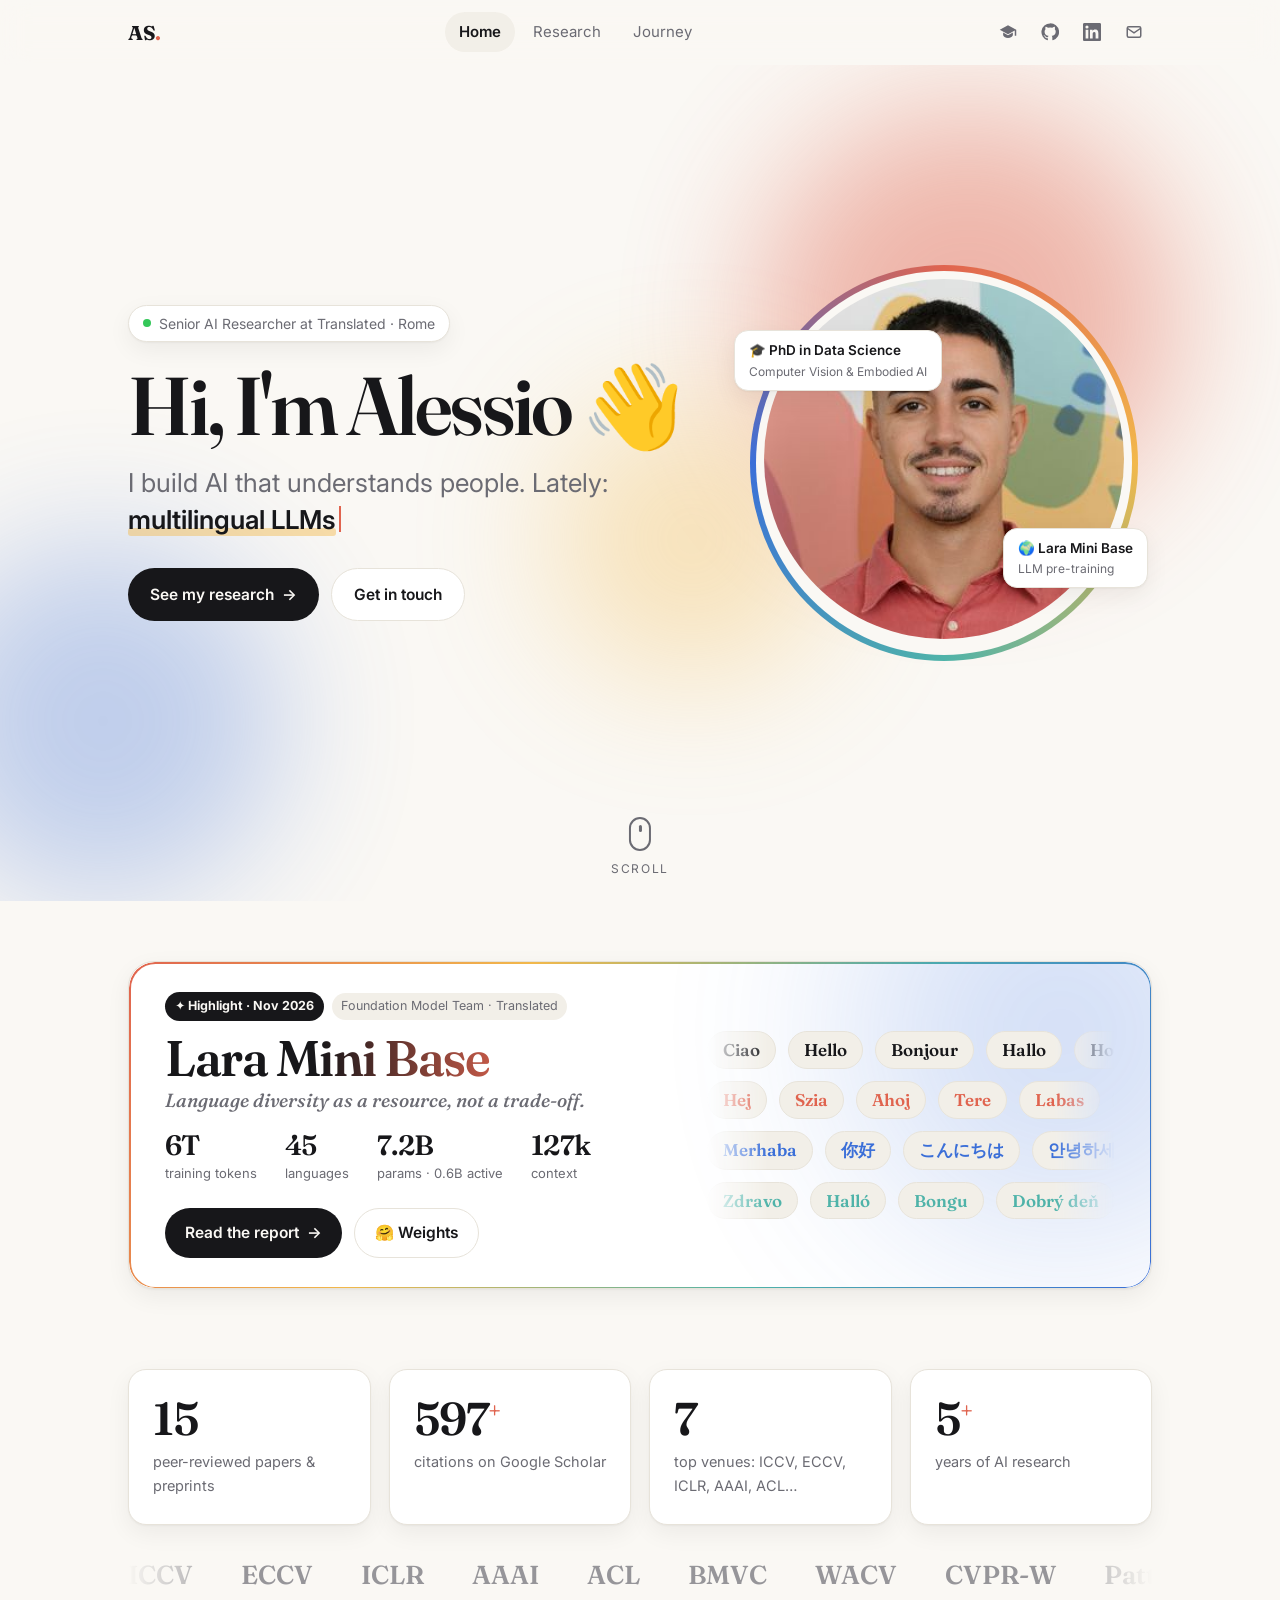
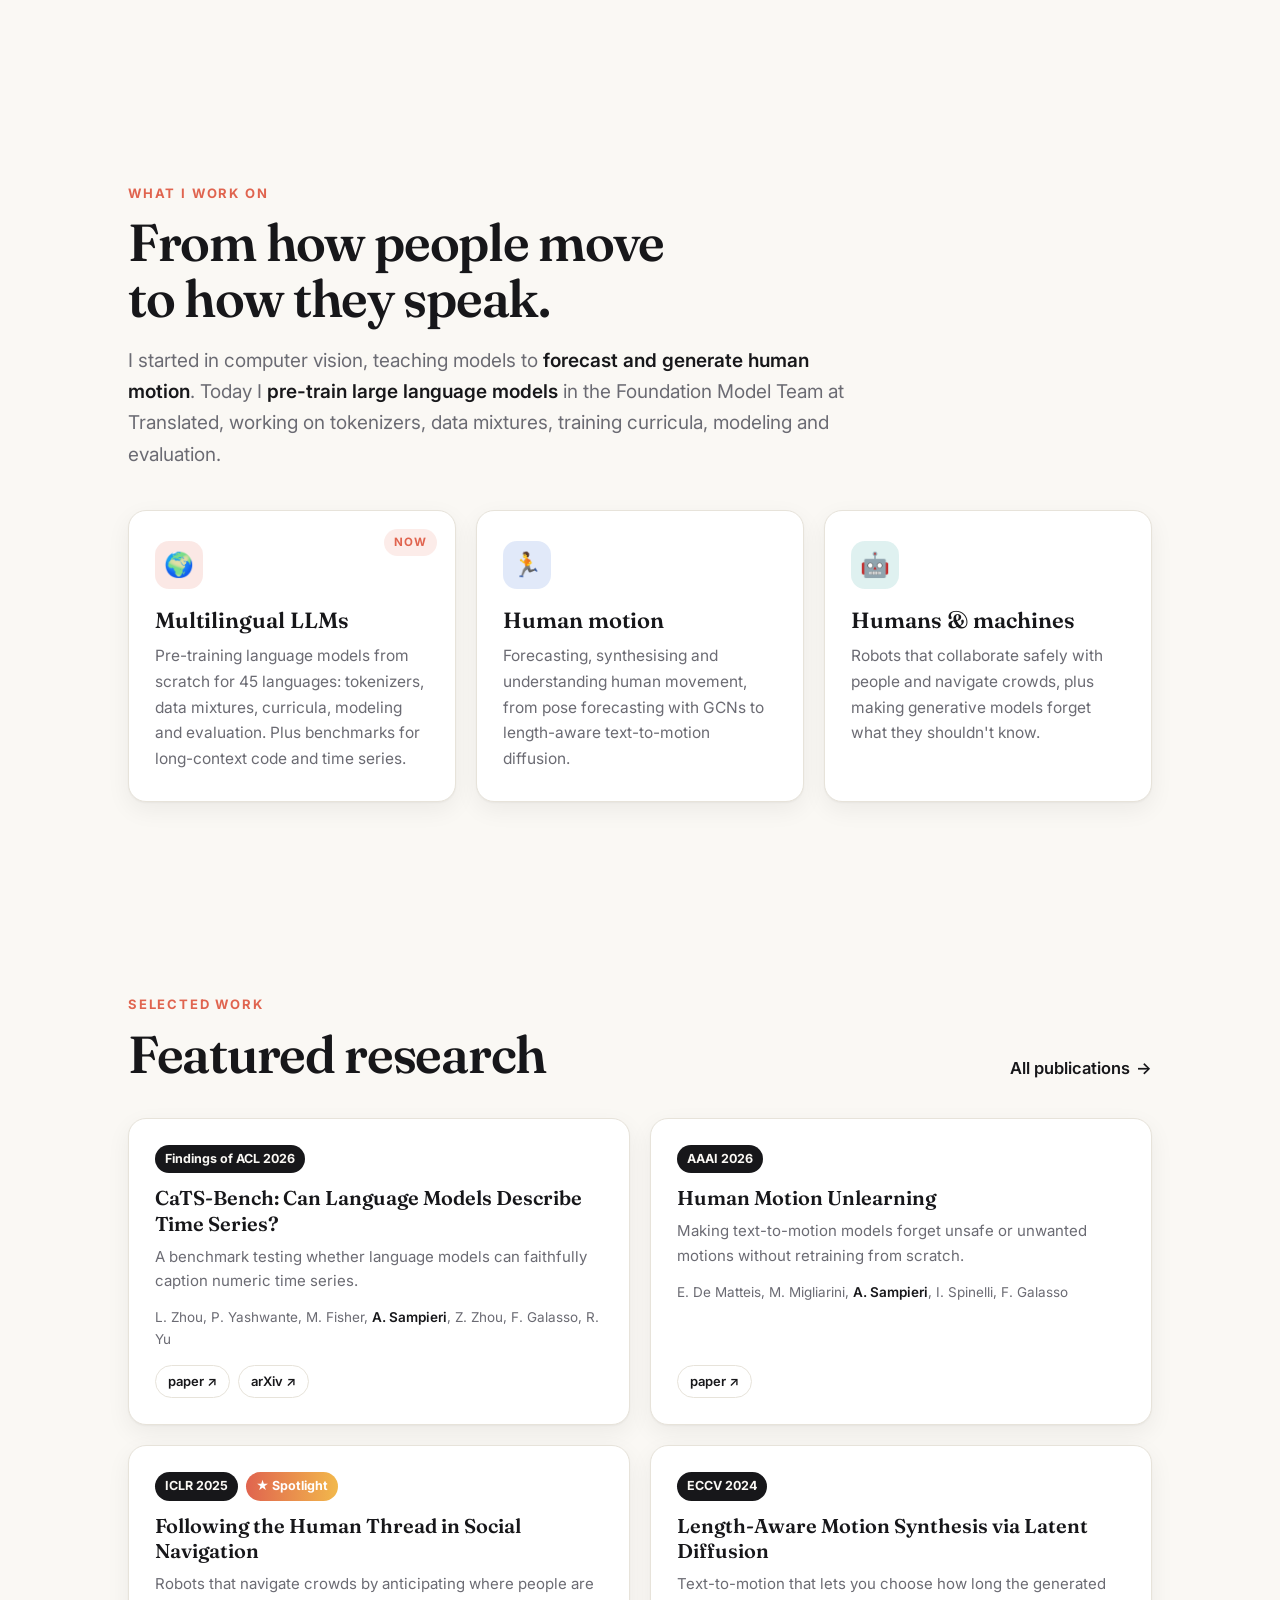
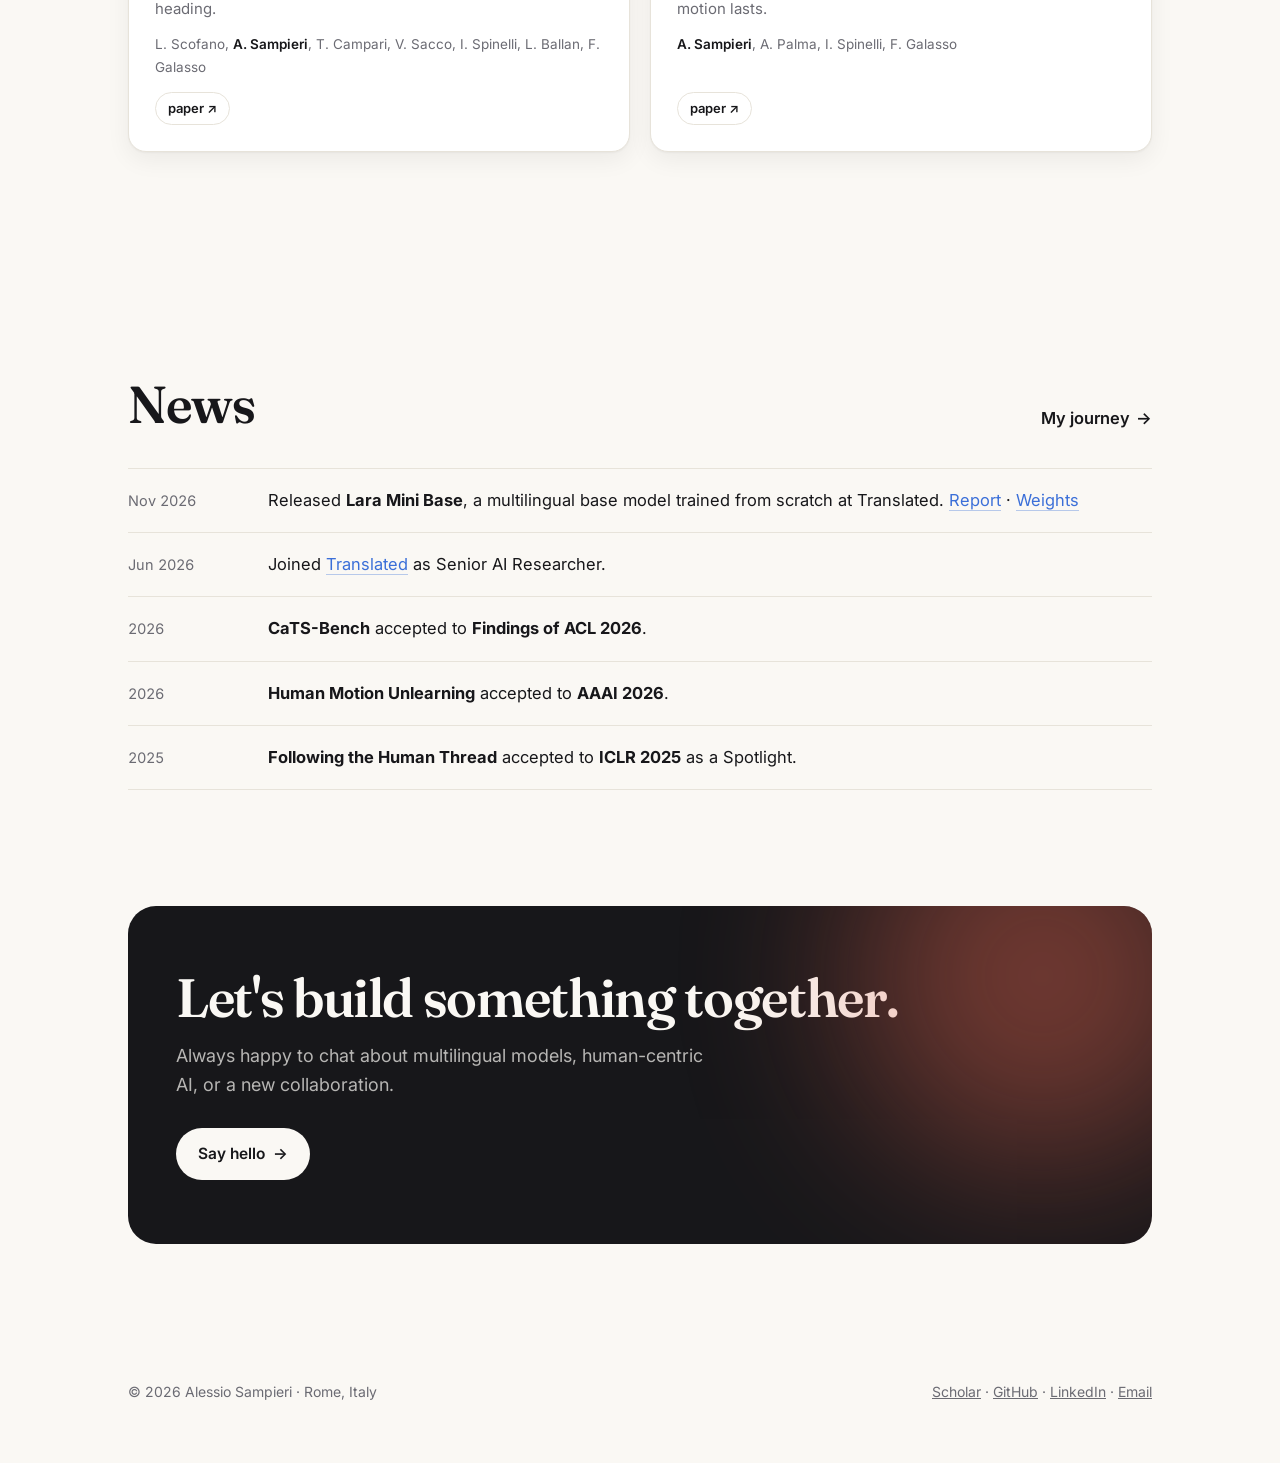
<file: index.html>
<!DOCTYPE html>
<html lang="en">
<head>
  <meta charset="utf-8">
  <meta name="viewport" content="width=device-width, initial-scale=1">
  <title>Alessio Sampieri | Senior AI Researcher</title>
  <meta name="description" content="Alessio Sampieri — Senior AI Researcher at Translated. Multilingual LLMs, human motion modelling, embodied AI. PhD in Data Science, Sapienza University of Rome.">
  <meta property="og:title" content="Alessio Sampieri | Senior AI Researcher">
  <meta property="og:description" content="Senior AI Researcher at Translated. PhD in Data Science, Sapienza University of Rome.">
  <meta property="og:image" content="https://alessiosam.github.io/assets/me.jpg">
  <link rel="canonical" href="https://alessiosam.github.io/">
  <meta property="og:url" content="https://alessiosam.github.io/">
  <meta property="og:type" content="profile">
  <meta property="og:site_name" content="Alessio Sampieri">
  <meta name="twitter:card" content="summary">
  <meta name="author" content="Alessio Sampieri">
  <meta name="google-site-verification" content="REnDFI0KYIw0QbexXkVn4ozy3jOLZE0nrJIoVHYgDts" />
  <link rel="icon" type="image/png" sizes="48x48" href="assets/favicon-48.png">
  <link rel="icon" type="image/png" sizes="32x32" href="assets/favicon-32.png">
  <link rel="icon" type="image/png" sizes="192x192" href="assets/icon-192.png">
  <link rel="apple-touch-icon" href="assets/apple-touch-icon.png">
  <meta name="theme-color" content="#17171a">
  <script type="application/ld+json">
{
  "@context": "https://schema.org",
  "@type": "Person",
  "name": "Alessio Sampieri",
  "url": "https://alessiosam.github.io/",
  "image": "https://alessiosam.github.io/assets/me.jpg",
  "jobTitle": "Senior AI Researcher",
  "worksFor": {
    "@type": "Organization",
    "name": "Translated",
    "url": "https://translated.com"
  },
  "alumniOf": {
    "@type": "CollegeOrUniversity",
    "name": "Sapienza University of Rome"
  },
  "address": {
    "@type": "PostalAddress",
    "addressLocality": "Rome",
    "addressCountry": "IT"
  },
  "knowsAbout": [
    "Large Language Models",
    "LLM pre-training",
    "Multilingual NLP",
    "Human motion forecasting",
    "Computer vision",
    "Embodied AI",
    "Machine unlearning"
  ],
  "email": "mailto:alessiosampieri27@gmail.com",
  "sameAs": [
    "https://scholar.google.com/citations?user=lzFb_ZUAAAAJ",
    "https://github.com/AlessioSam",
    "https://www.linkedin.com/in/alessio-sampieri/"
  ]
}
  </script>
  <link rel="preconnect" href="https://fonts.googleapis.com">
  <link rel="preconnect" href="https://fonts.gstatic.com" crossorigin>
  <link href="https://fonts.googleapis.com/css2?family=Fraunces:opsz,wght@9..144,500;9..144,600;9..144,700&family=Inter:wght@400;600;700&display=swap" rel="stylesheet">
  <link rel="stylesheet" href="style.css?v=6">
</head>
<body data-page="home">

<section class="hero">
  <div class="blobs"><div class="blob b1"></div><div class="blob b2"></div><div class="blob b3"></div></div>
  <div class="wrap hero-grid">
    <div>
      <span class="kicker reveal"><span class="dot"></span> Senior AI Researcher at Translated · Rome</span>
      <h1 class="reveal" style="--d:.1s"><span style="white-space:nowrap">Hi, I'm Alessio<span class="sr-only"> Sampieri</span> <span class="wave">👋</span></span></h1>
      <p class="tagline reveal" style="--d:.2s">I build AI that understands people. Lately: <span class="rotator" id="rot">multilingual LLMs</span><span class="caret"></span></p>
      <div class="cta reveal" style="--d:.3s">
        <a class="btn primary" href="research.html">See my research <span class="arr">→</span></a>
        <a class="btn ghost" data-email href="#">Get in touch</a>
      </div>
    </div>
    <div class="portrait reveal zoom" style="--d:.15s">
      <div class="ring"></div>
      <img src="assets/me.jpg" alt="Alessio Sampieri">
      <div class="chip-float c1">🎓 PhD in Data Science<small>Computer Vision &amp; Embodied AI</small></div>
      <div class="chip-float c2">🌍 Lara Mini Base<small>LLM pre-training</small></div>
    </div>
  </div>
  <div class="scroll-hint"><div class="mouse"></div>scroll</div>
</section>

<section class="block" id="highlights" style="padding-top:60px;padding-bottom:40px">
  <div class="wrap">
    <article class="hl reveal zoom">
      <div class="hl-glow"></div>
      <div class="hl-body">
        <div class="hl-top"><span class="venue">✦ Highlight · Nov 2026</span><span class="tag hl-tag">Foundation Model Team · Translated</span></div>
        <h2 class="hl-title">Lara Mini Base</h2>
        <p class="hl-sub">Language diversity as a resource, not a trade-off.</p>
        <div class="hl-stats">
          <div><b><span data-to="6">0</span>T</b><small>training tokens</small></div>
          <div><b><span data-to="45">0</span></b><small>languages</small></div>
          <div><b>7.2B</b><small>params · 0.6B active</small></div>
          <div><b><span data-to="128">0</span>k</b><small>context</small></div>
        </div>
        <div class="cta">
          <a class="btn primary" href="https://arxiv.org/abs/2611.16956" target="_blank" rel="noopener">Read the report <span class="arr">→</span></a>
          <a class="btn ghost" href="https://huggingface.co/translated/Lara-4-Mini-Base" target="_blank" rel="noopener">🤗 Weights</a>
        </div>
      </div>
      <div class="hl-langs" aria-hidden="true">
        <div class="lrow"><span>Ciao</span><span>Hello</span><span>Bonjour</span><span>Hallo</span><span>Hola</span><span>Olá</span><span>Cześć</span><span>Γειά σου</span><span>Ciao</span><span>Hello</span><span>Bonjour</span><span>Hallo</span><span>Hola</span><span>Olá</span><span>Cześć</span><span>Γειά σου</span></div>
        <div class="lrow rev"><span>Hej</span><span>Szia</span><span>Ahoj</span><span>Tere</span><span>Labas</span><span>Здравей</span><span>Bok</span><span>Dia dhuit</span><span>Hej</span><span>Szia</span><span>Ahoj</span><span>Tere</span><span>Labas</span><span>Здравей</span><span>Bok</span><span>Dia dhuit</span></div>
        <div class="lrow"><span>Merhaba</span><span>你好</span><span>こんにちは</span><span>안녕하세요</span><span>Привет</span><span>Sveiki</span><span>Bună</span><span>Moi</span><span>Merhaba</span><span>你好</span><span>こんにちは</span><span>안녕하세요</span><span>Привет</span><span>Sveiki</span><span>Bună</span><span>Moi</span></div>
        <div class="lrow rev"><span>Zdravo</span><span>Halló</span><span>Bongu</span><span>Dobrý deň</span><span>Hei</span><span>Xin chào</span><span>Salut</span><span>Živjo</span><span>Zdravo</span><span>Halló</span><span>Bongu</span><span>Dobrý deň</span><span>Hei</span><span>Xin chào</span><span>Salut</span><span>Živjo</span></div>
      </div>
    </article>
  </div>
</section>

<section class="block" style="padding-top:40px">
  <div class="wrap">
    <div class="stats">
      <div class="stat reveal"><div class="num"><span id="n-papers" data-to="15">0</span></div><div class="lbl">peer-reviewed papers &amp; preprints</div></div>
      <div class="stat reveal" style="--d:.08s"><div class="num"><span data-to="600">0</span><sup>+</sup></div><div class="lbl">citations on Google Scholar</div></div>
      <div class="stat reveal" style="--d:.16s"><div class="num"><span data-to="7">0</span></div><div class="lbl">top venues: ICCV, ECCV, ICLR, AAAI, ACL…</div></div>
      <div class="stat reveal" style="--d:.24s"><div class="num"><span data-to="5">0</span><sup>+</sup></div><div class="lbl">years of AI research</div></div>
    </div>
    <div class="marquee"><div class="track">
      <span>ICCV</span><span>ECCV</span><span>ICLR</span><span>AAAI</span><span>ACL</span><span>BMVC</span><span>WACV</span><span>CVPR-W</span><span>Pattern Recognition</span>
      <span>ICCV</span><span>ECCV</span><span>ICLR</span><span>AAAI</span><span>ACL</span><span>BMVC</span><span>WACV</span><span>CVPR-W</span><span>Pattern Recognition</span>
    </div></div>
  </div>
</section>

<section class="block">
  <div class="wrap">
    <div class="eyebrow reveal">What I work on</div>
    <h2 class="title reveal">From how people move<br>to how they speak.</h2>
    <p class="lead reveal">I started in computer vision, teaching models to <b>forecast and generate human motion</b>. Today I <b>pre-train large language models</b> in the Foundation Model Team at Translated, working on tokenizers, data mixtures, training curricula, modeling and evaluation.</p>
    <div class="cards3">
      <div class="focus reveal"><span class="now">Now</span><div class="ico" style="background:color-mix(in srgb,var(--accent) 15%,transparent)">🌍</div><h3>Multilingual LLMs</h3><p>Pre-training language models from scratch for 45 languages: tokenizers, data mixtures, curricula, modeling and evaluation. Plus benchmarks for long-context code and time series.</p></div>
      <div class="focus reveal" style="--d:.1s"><div class="ico" style="background:color-mix(in srgb,var(--accent2) 15%,transparent)">🏃</div><h3>Human motion</h3><p>Forecasting, synthesising and understanding human movement, from pose forecasting with GCNs to length-aware text-to-motion diffusion.</p></div>
      <div class="focus reveal" style="--d:.2s"><div class="ico" style="background:color-mix(in srgb,var(--accent4) 18%,transparent)">🤖</div><h3>Humans &amp; machines</h3><p>Robots that collaborate safely with people and navigate crowds, plus making generative models forget what they shouldn't know.</p></div>
    </div>
  </div>
</section>

<section class="block">
  <div class="wrap">
    <div class="head-row">
      <div><div class="eyebrow reveal">Selected work</div><h2 class="title reveal" style="margin:0">Featured research</h2></div>
      <a class="link-more reveal" href="research.html">All publications <span class="arr">→</span></a>
    </div>
    <div class="papers" id="featured"></div>
  </div>
</section>

<section class="block">
  <div class="wrap">
    <div class="head-row">
      <div><div class="eyebrow reveal">Latest</div><h2 class="title reveal" style="margin:0">News</h2></div>
      <a class="link-more reveal" href="journey.html">My journey <span class="arr">→</span></a>
    </div>
    <ul class="news rich" id="news"></ul>
  </div>
</section>

<section class="block" style="padding-top:20px">
  <div class="wrap">
    <div class="band reveal zoom">
      <div class="glow"></div>
      <h2>Let's build something together.</h2>
      <p>Always happy to chat about multilingual models, human-centric AI, or a new collaboration.</p>
      <a class="btn primary" data-email href="#">Say hello <span class="arr">→</span></a>
    </div>
  </div>
</section>

<script src="data.js?v=6"></script>
<script src="main.js?v=6"></script>
</body>
</html>
</file>
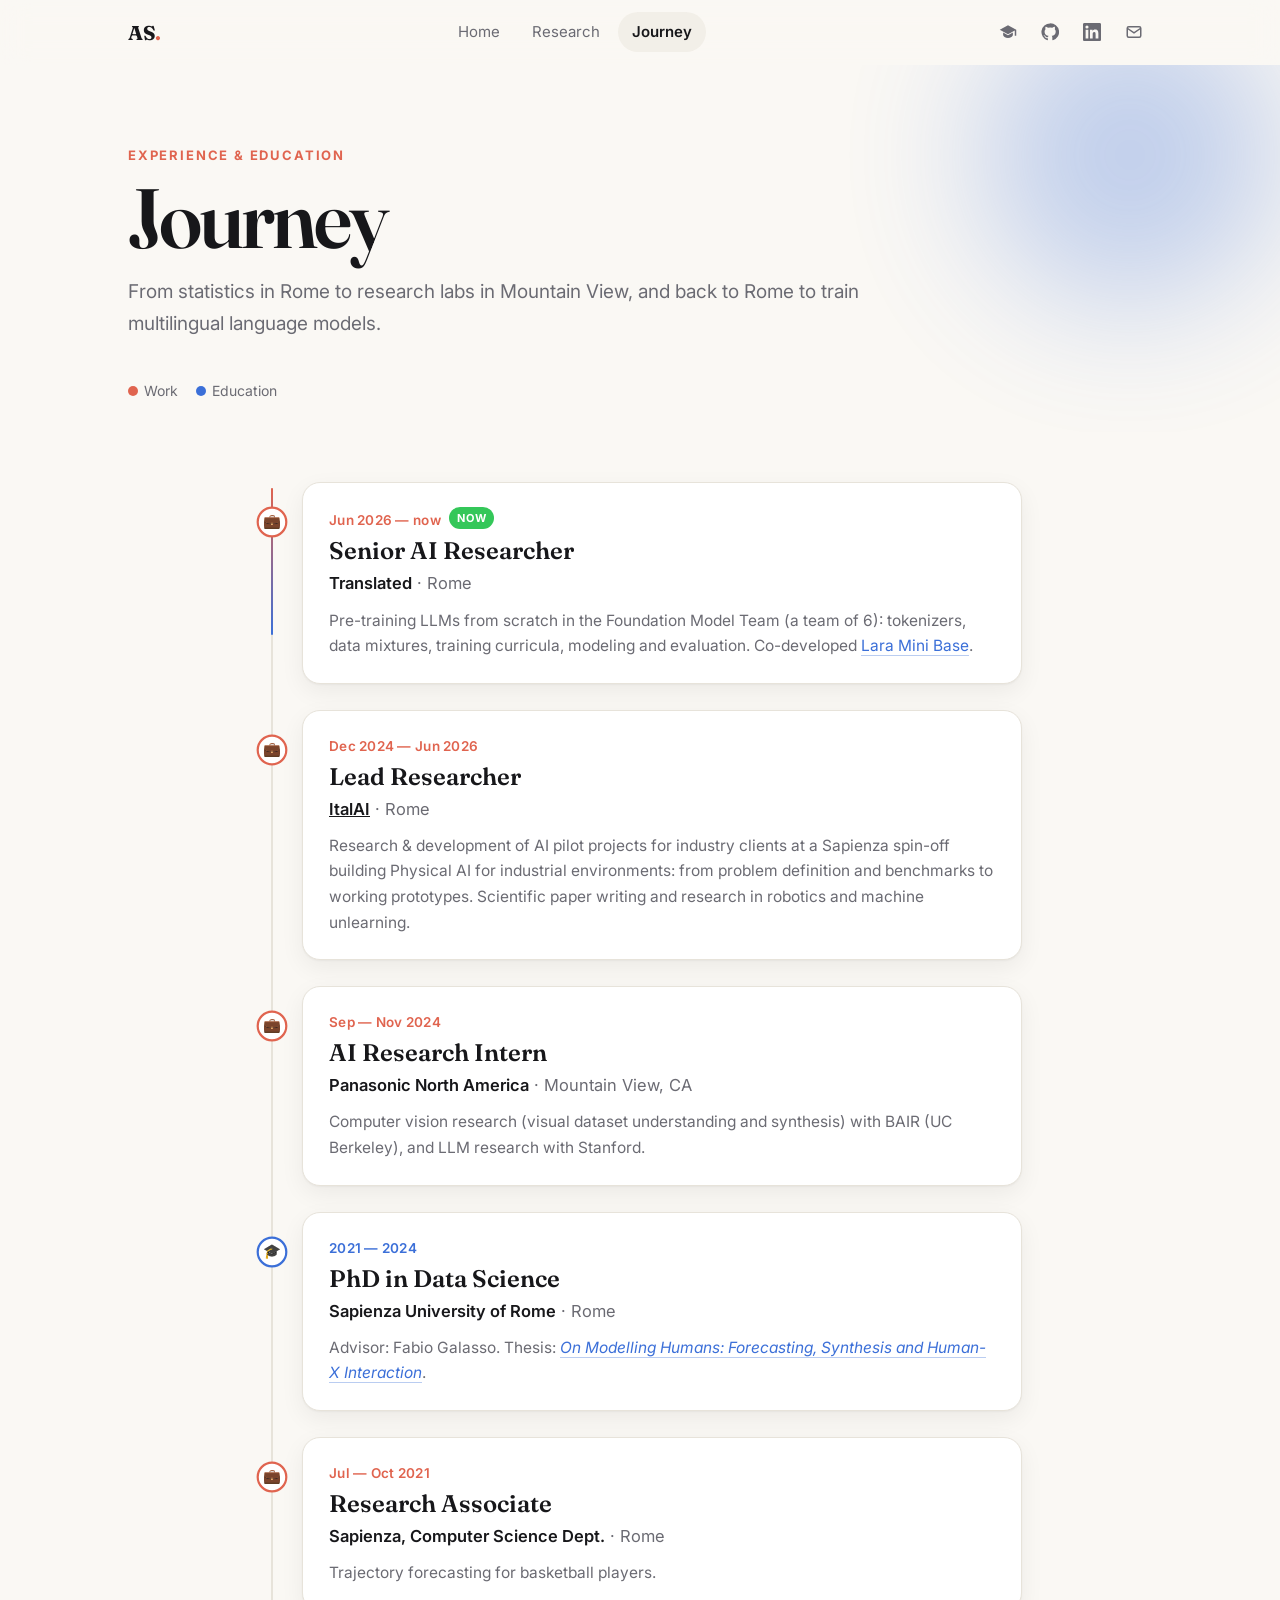
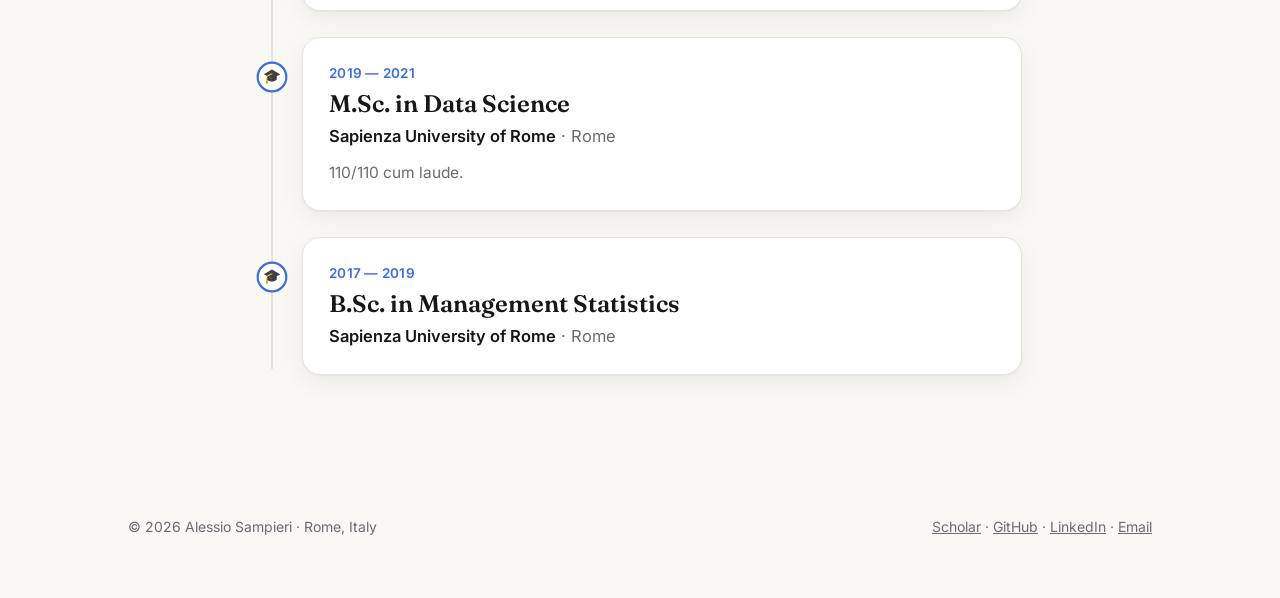
<file: journey.html>
<!DOCTYPE html>
<html lang="en">
<head>
  <meta charset="utf-8">
  <meta name="viewport" content="width=device-width, initial-scale=1">
  <title>Journey | Alessio Sampieri</title>
  <meta name="description" content="Experience and education of Alessio Sampieri: Senior AI Researcher at Translated, Lead Researcher at ItalAI, Panasonic North America, PhD in Data Science at Sapienza University of Rome.">
  <meta property="og:title" content="Journey | Alessio Sampieri">
  <meta property="og:description" content="Experience and education of Alessio Sampieri: Senior AI Researcher at Translated, Lead Researcher at ItalAI, Panasonic North America, PhD in Data Science at Sapienza University of Rome.">
  <meta property="og:image" content="https://alessiosam.github.io/assets/me.jpg">
  <link rel="canonical" href="https://alessiosam.github.io/journey.html">
  <meta property="og:url" content="https://alessiosam.github.io/journey.html">
  <meta property="og:type" content="website">
  <meta property="og:site_name" content="Alessio Sampieri">
  <meta name="twitter:card" content="summary">
  <meta name="author" content="Alessio Sampieri">
  <link rel="icon" type="image/png" sizes="48x48" href="assets/favicon-48.png">
  <link rel="icon" type="image/png" sizes="32x32" href="assets/favicon-32.png">
  <link rel="icon" type="image/png" sizes="192x192" href="assets/icon-192.png">
  <link rel="apple-touch-icon" href="assets/apple-touch-icon.png">
  <meta name="theme-color" content="#17171a">
  <link rel="preconnect" href="https://fonts.googleapis.com">
  <link rel="preconnect" href="https://fonts.gstatic.com" crossorigin>
  <link href="https://fonts.googleapis.com/css2?family=Fraunces:opsz,wght@9..144,500;9..144,600;9..144,700&family=Inter:wght@400;600;700&display=swap" rel="stylesheet">
  <link rel="stylesheet" href="style.css?v=6">
</head>
<body data-page="journey">

<section class="page-head">
  <div class="blobs"><div class="blob b2" style="width:300px;height:300px;top:-60px;left:auto;right:0"></div></div>
  <div class="wrap">
    <div class="eyebrow reveal">Experience &amp; education</div>
    <h1 class="reveal">Journey</h1>
    <p class="lead reveal">From statistics in Rome to research labs in Mountain View, and back to Rome to train multilingual language models.</p>
    <div class="legend reveal"><span><i style="background:var(--accent)"></i>Work</span><span><i style="background:var(--accent2)"></i>Education</span></div>
  </div>
</section>

<section style="padding-bottom:60px">
  <div class="wrap" style="max-width:820px">
    <div class="tl" id="tl"></div>
  </div>
</section>

<script src="data.js?v=6"></script>
<script src="main.js?v=6"></script>
</body>
</html>
</file>
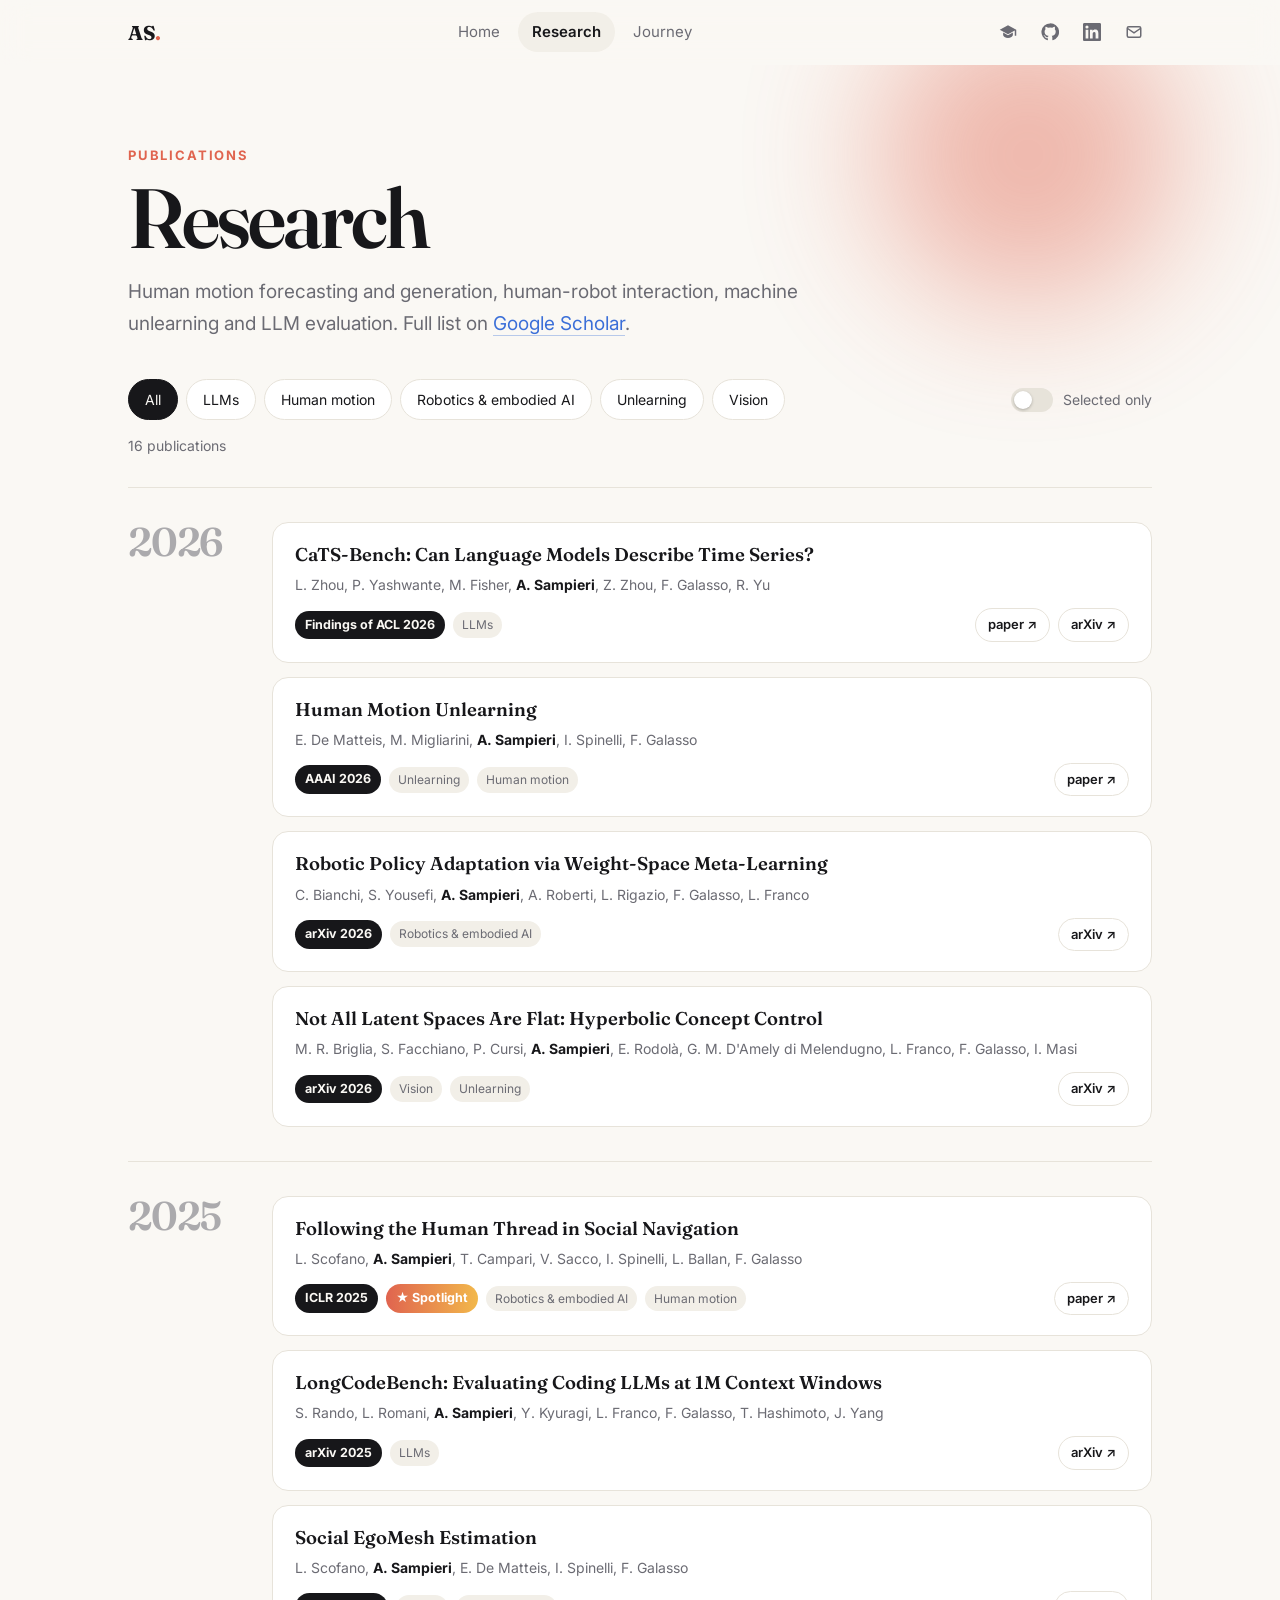
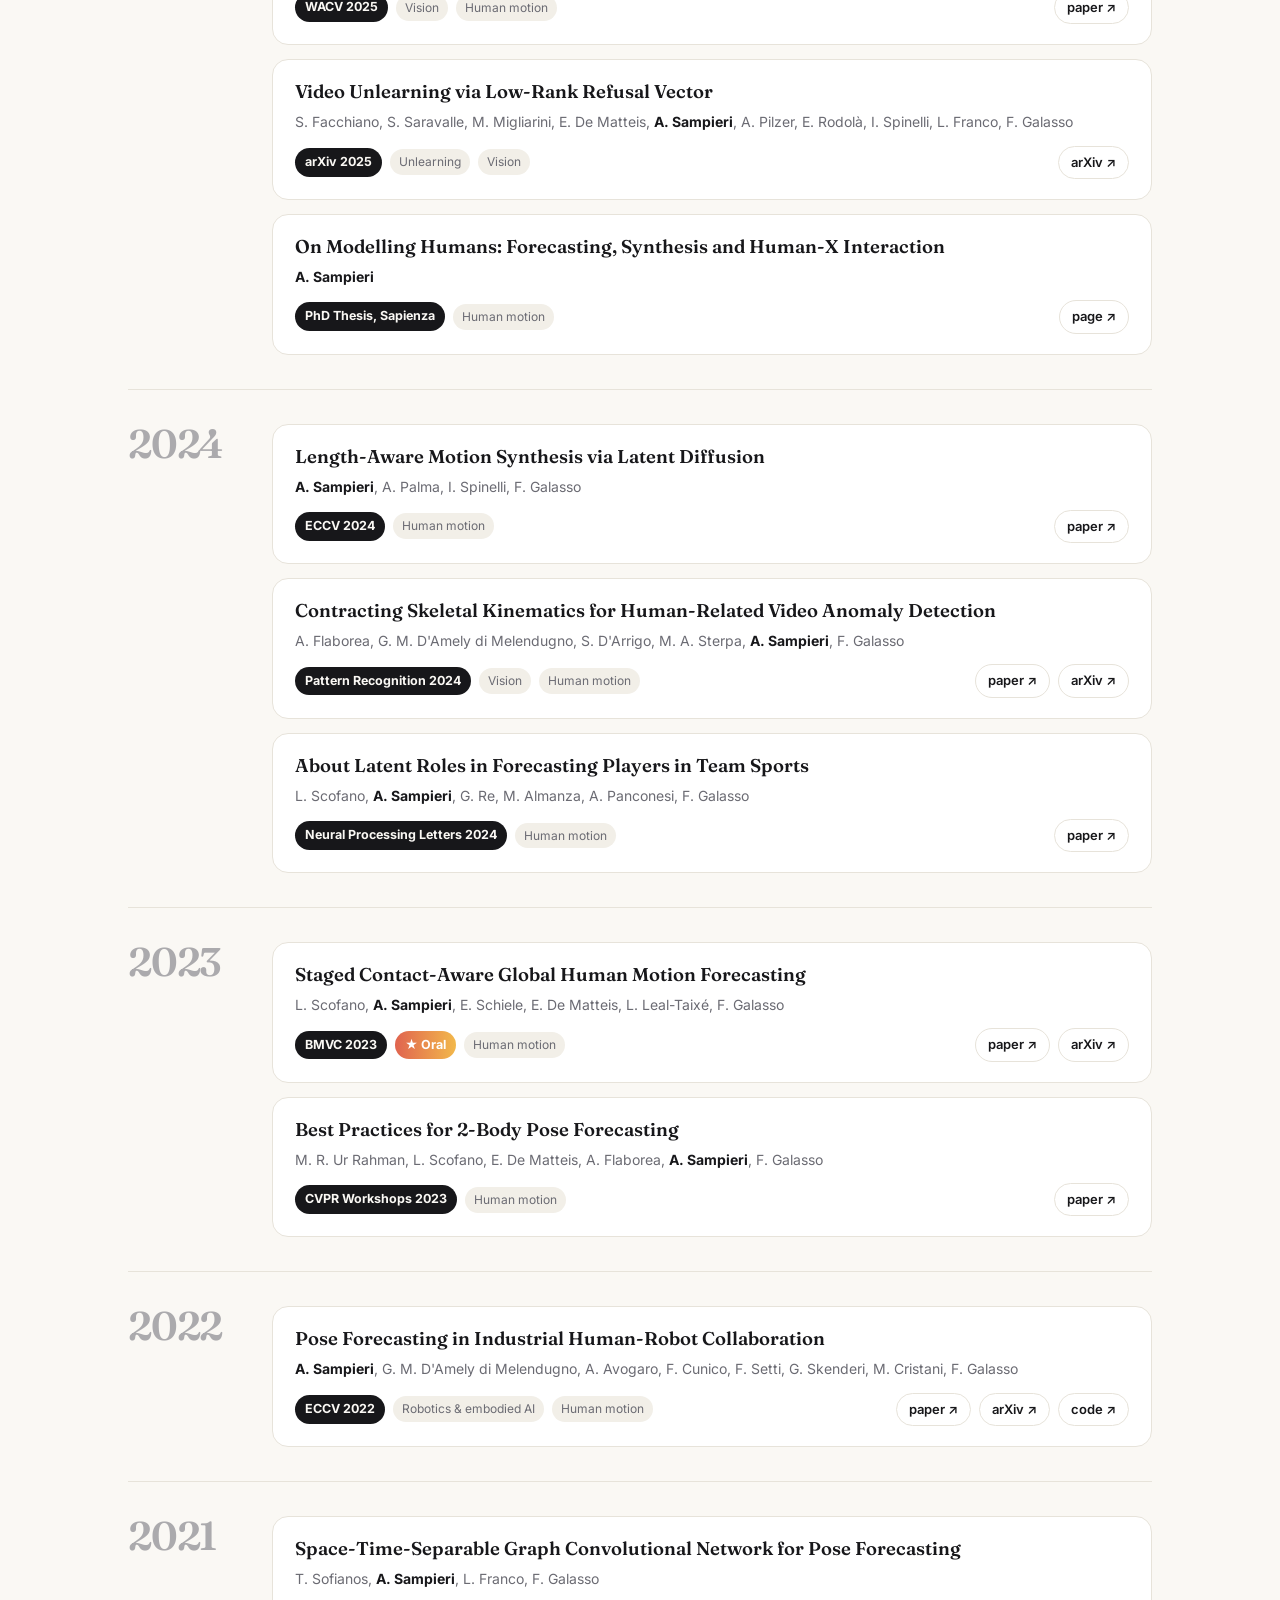
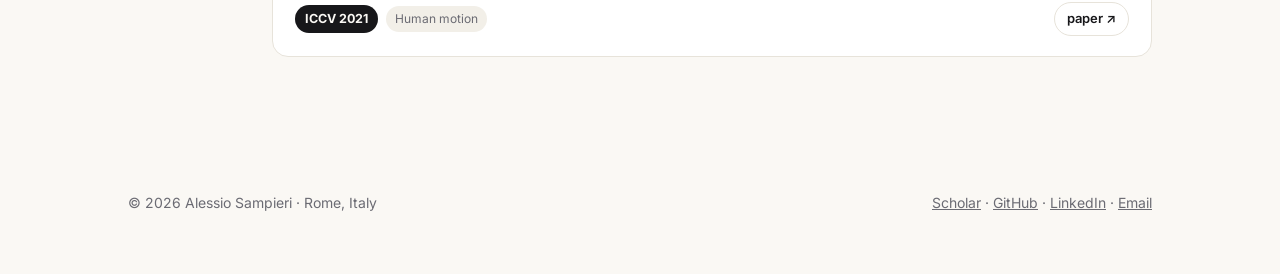
<file: research.html>
<!DOCTYPE html>
<html lang="en">
<head>
  <meta charset="utf-8">
  <meta name="viewport" content="width=device-width, initial-scale=1">
  <title>Research | Alessio Sampieri</title>
  <meta name="description" content="Publications by Alessio Sampieri: human motion forecasting and generation, human-robot interaction, machine unlearning, LLM evaluation. ICCV, ECCV, ICLR, AAAI, ACL.">
  <meta property="og:title" content="Research | Alessio Sampieri">
  <meta property="og:description" content="Publications by Alessio Sampieri: human motion forecasting and generation, human-robot interaction, machine unlearning, LLM evaluation. ICCV, ECCV, ICLR, AAAI, ACL.">
  <meta property="og:image" content="https://alessiosam.github.io/assets/me.jpg">
  <link rel="canonical" href="https://alessiosam.github.io/research.html">
  <meta property="og:url" content="https://alessiosam.github.io/research.html">
  <meta property="og:type" content="website">
  <meta property="og:site_name" content="Alessio Sampieri">
  <meta name="twitter:card" content="summary">
  <meta name="author" content="Alessio Sampieri">
  <link rel="icon" type="image/png" sizes="48x48" href="assets/favicon-48.png">
  <link rel="icon" type="image/png" sizes="32x32" href="assets/favicon-32.png">
  <link rel="icon" type="image/png" sizes="192x192" href="assets/icon-192.png">
  <link rel="apple-touch-icon" href="assets/apple-touch-icon.png">
  <meta name="theme-color" content="#17171a">
  <link rel="preconnect" href="https://fonts.googleapis.com">
  <link rel="preconnect" href="https://fonts.gstatic.com" crossorigin>
  <link href="https://fonts.googleapis.com/css2?family=Fraunces:opsz,wght@9..144,500;9..144,600;9..144,700&family=Inter:wght@400;600;700&display=swap" rel="stylesheet">
  <link rel="stylesheet" href="style.css?v=6">
</head>
<body data-page="research">

<section class="page-head">
  <div class="blobs"><div class="blob b1" style="width:300px;height:300px;top:-60px"></div></div>
  <div class="wrap">
    <div class="eyebrow reveal">Publications</div>
    <h1 class="reveal">Research</h1>
    <p class="lead reveal">Human motion forecasting and generation, human-robot interaction, machine unlearning and LLM evaluation. Full list on <a href="https://scholar.google.com/citations?user=lzFb_ZUAAAAJ">Google Scholar</a>.</p>
    <div class="filters reveal">
      <div id="chips" style="display:flex;flex-wrap:wrap;gap:8px"></div>
      <label class="switch"><input type="checkbox" id="sel"><span class="tr"></span>Selected only</label>
    </div>
    <p class="count" id="count"></p>
  </div>
</section>

<section style="padding-bottom:60px">
  <div class="wrap" id="pubs"></div>
</section>

<script src="data.js?v=6"></script>
<script src="main.js?v=6"></script>
</body>
</html>
</file>
<file: style.css>
:root {
  --bg: #faf8f4;
  --bg2: #f2efe8;
  --card: #ffffff;
  --text: #17171a;
  --muted: #6b6b73;
  --line: #e7e3da;
  --accent: #e0644f;      /* coral */
  --accent2: #3b6fd8;     /* blue */
  --accent3: #f2b84b;     /* amber */
  --accent4: #4fb3a9;     /* teal */
  --shadow: 0 1px 2px rgba(0,0,0,.04), 0 8px 24px rgba(0,0,0,.06);
  --r: 18px;
  --maxw: 1080px;
}
@media (prefers-color-scheme: dark) {
  :root {
    --bg: #111114; --bg2: #18181d; --card: #1c1c22; --text: #f1f0ee; --muted: #9c9ca6;
    --line: #2a2a31; --shadow: 0 1px 2px rgba(0,0,0,.3), 0 8px 24px rgba(0,0,0,.35);
  }
}
* { box-sizing: border-box; }
html { scroll-behavior: smooth; }
body {
  margin: 0; background: var(--bg); color: var(--text);
  font: 16.5px/1.65 "Inter", system-ui, -apple-system, "Segoe UI", Roboto, sans-serif;
  -webkit-font-smoothing: antialiased; overflow-x: hidden;
}
a { color: inherit; }
p a, .rich a { color: var(--accent2); text-decoration: none; border-bottom: 1px solid color-mix(in srgb, var(--accent2) 35%, transparent); }
p a:hover, .rich a:hover { border-color: var(--accent2); }
.wrap { max-width: var(--maxw); margin: 0 auto; padding: 0 28px; }
.serif { font-family: "Fraunces", Georgia, serif; }

/* ---------- Nav ---------- */
.nav { position: sticky; top: 0; z-index: 50; backdrop-filter: saturate(160%) blur(14px);
  background: color-mix(in srgb, var(--bg) 78%, transparent); border-bottom: 1px solid transparent; transition: border-color .3s; }
.nav.scrolled { border-color: var(--line); }
.nav .wrap { display: flex; align-items: center; justify-content: space-between; height: 64px; }
.logo { font: 700 20px "Fraunces", Georgia, serif; text-decoration: none; letter-spacing: -.02em; }
.logo span { color: var(--accent); }
.menu { display: flex; gap: 4px; }
.menu a { text-decoration: none; padding: 8px 14px; border-radius: 999px; font-size: 15px; color: var(--muted); transition: .2s; }
.menu a:hover { color: var(--text); background: var(--bg2); }
.menu a.active { color: var(--text); background: var(--bg2); font-weight: 600; }
.socials { display: flex; gap: 6px; }
.icon { width: 36px; height: 36px; display: grid; place-items: center; border-radius: 50%; color: var(--muted); transition: .2s; }
.icon:hover { color: var(--text); background: var(--bg2); transform: translateY(-2px); }
.icon svg { width: 18px; height: 18px; }
@media (max-width: 720px) { .socials { display: none; } .menu a { padding: 8px 10px; } }

/* ---------- Hero ---------- */
.hero { position: relative; min-height: calc(100vh - 64px); display: flex; align-items: center; padding: 40px 0 80px; }
.blobs { position: absolute; inset: 0; overflow: hidden; z-index: -1; pointer-events: none; }
.blob { position: absolute; border-radius: 50%; filter: blur(70px); opacity: .45; animation: float 18s ease-in-out infinite; }
.blob.b1 { width: 420px; height: 420px; background: var(--accent); top: 5%; right: 8%; }
.blob.b2 { width: 360px; height: 360px; background: var(--accent2); bottom: 0; left: -6%; animation-delay: -6s; opacity: .3; }
.blob.b3 { width: 280px; height: 280px; background: var(--accent3); top: 40%; right: 35%; animation-delay: -12s; opacity: .35; }
@keyframes float { 0%,100% { transform: translate(0,0) scale(1); } 33% { transform: translate(40px,-30px) scale(1.08); } 66% { transform: translate(-30px,25px) scale(.95); } }
.hero-grid { display: grid; grid-template-columns: 1.35fr 1fr; gap: 48px; align-items: center; width: 100%; }
.kicker { display: inline-flex; align-items: center; gap: 8px; font-size: 14px; color: var(--muted); background: var(--card);
  border: 1px solid var(--line); padding: 6px 14px; border-radius: 999px; box-shadow: var(--shadow); }
.kicker .dot { width: 8px; height: 8px; border-radius: 50%; background: #34c759; box-shadow: 0 0 0 0 rgba(52,199,89,.6); animation: pulse 2s infinite; }
@keyframes pulse { 70% { box-shadow: 0 0 0 10px rgba(52,199,89,0); } 100% { box-shadow: 0 0 0 0 rgba(52,199,89,0); } }
.hero h1 { font: 600 clamp(44px, 6.4vw, 84px)/1.02 "Fraunces", Georgia, serif; letter-spacing: -.035em; margin: 22px 0 18px; }
.hero h1 .wave { display: inline-block; transform-origin: 70% 70%; animation: wave 2.4s 1s ease-in-out 2; }
@keyframes wave { 0%,60%,100% { transform: rotate(0); } 10%,30% { transform: rotate(14deg); } 20% { transform: rotate(-8deg); } 40% { transform: rotate(-4deg); } 50% { transform: rotate(10deg); } }
.tagline { font-size: clamp(20px, 2.4vw, 26px); line-height: 1.4; color: var(--muted); margin: 0 0 30px; max-width: 30ch; }
.rotator { color: var(--text); font-weight: 600; display: inline-block; position: relative; }
.rotator::after { content: ""; position: absolute; left: 0; right: 0; bottom: 2px; height: 8px; background: var(--accent3); opacity: .45; z-index: -1; border-radius: 3px; }
.caret { display: inline-block; width: 2px; height: 1em; background: var(--accent); margin-left: 3px; vertical-align: -3px; animation: blink 1s steps(1) infinite; }
@keyframes blink { 50% { opacity: 0; } }
.cta { display: flex; gap: 12px; flex-wrap: wrap; }
.btn { display: inline-flex; align-items: center; gap: 8px; text-decoration: none; padding: 13px 22px; border-radius: 999px; font-weight: 600; font-size: 15.5px; transition: transform .2s, box-shadow .2s, background .2s; }
.btn.primary { background: var(--text); color: var(--bg); }
.btn.primary:hover { transform: translateY(-2px); box-shadow: 0 10px 24px rgba(0,0,0,.18); }
.btn.ghost { border: 1px solid var(--line); background: var(--card); }
.btn.ghost:hover { transform: translateY(-2px); border-color: var(--muted); }
.btn .arr { transition: transform .2s; } .btn:hover .arr { transform: translateX(4px); }
.portrait { position: relative; justify-self: center; width: min(360px, 80vw); aspect-ratio: 1; }
.portrait .ring { position: absolute; inset: -14px; border-radius: 50%;
  background: conic-gradient(from 0deg, var(--accent), var(--accent3), var(--accent4), var(--accent2), var(--accent)); animation: spin 10s linear infinite; }
.portrait .ring::after { content: ""; position: absolute; inset: 6px; border-radius: 50%; background: var(--bg); }
@keyframes spin { to { transform: rotate(360deg); } }
.portrait img { position: relative; width: 100%; height: 100%; object-fit: cover; border-radius: 50%; }
.chip-float { position: absolute; background: var(--card); border: 1px solid var(--line); box-shadow: var(--shadow);
  border-radius: 14px; padding: 8px 14px; font-size: 13.5px; font-weight: 600; white-space: nowrap; animation: bob 5s ease-in-out infinite; }
.chip-float small { display: block; font-weight: 400; color: var(--muted); font-size: 12px; }
.chip-float.c1 { left: -30px; top: 14%; }
.chip-float.c2 { right: -24px; bottom: 16%; animation-delay: -2.5s; }
@keyframes bob { 50% { transform: translateY(-10px); } }
.scroll-hint { position: absolute; left: 50%; bottom: 22px; transform: translateX(-50%); color: var(--muted); font-size: 12px; letter-spacing: .14em; text-transform: uppercase; display: flex; flex-direction: column; align-items: center; gap: 8px; }
.scroll-hint .mouse { width: 22px; height: 34px; border: 2px solid var(--muted); border-radius: 12px; position: relative; }
.scroll-hint .mouse::after { content: ""; position: absolute; left: 50%; top: 6px; width: 3px; height: 7px; margin-left: -1.5px; border-radius: 2px; background: var(--muted); animation: wheel 1.6s infinite; }
@keyframes wheel { to { transform: translateY(10px); opacity: 0; } }
@media (max-width: 860px) {
  .hero-grid { grid-template-columns: 1fr; text-align: left; }
  .portrait { order: -1; width: 220px; justify-self: start; margin-left: 14px; }
  .hl { padding: 24px 20px; }
  .chip-float { display: none; }
  .scroll-hint { display: none; }
}

/* ---------- Sections ---------- */
section.block { padding: 96px 0; }
.eyebrow { font-size: 13px; font-weight: 700; letter-spacing: .14em; text-transform: uppercase; color: var(--accent); margin-bottom: 10px; }
h2.title { font: 600 clamp(34px, 4.5vw, 52px)/1.08 "Fraunces", Georgia, serif; letter-spacing: -.025em; margin: 0 0 18px; }
.lead { font-size: 19px; color: var(--muted); max-width: 62ch; margin: 0 0 40px; }
.lead b, .lead strong { color: var(--text); font-weight: 600; }
.head-row { display: flex; justify-content: space-between; align-items: end; gap: 20px; flex-wrap: wrap; margin-bottom: 36px; }
.head-row .lead { margin: 0; }
.link-more { text-decoration: none; font-weight: 600; display: inline-flex; gap: 6px; align-items: center; white-space: nowrap; }
.link-more:hover .arr { transform: translateX(4px); } .link-more .arr { transition: transform .2s; }

/* stats */
.stats { display: grid; grid-template-columns: repeat(4, 1fr); gap: 18px; }
.stat { background: var(--card); border: 1px solid var(--line); border-radius: var(--r); padding: 26px 24px; box-shadow: var(--shadow); }
.stat .num { font: 600 46px/1 "Fraunces", Georgia, serif; letter-spacing: -.03em; }
.stat .num sup { font-size: 24px; color: var(--accent); }
.stat .lbl { color: var(--muted); font-size: 14.5px; margin-top: 8px; }
@media (max-width: 760px) { .stats { grid-template-columns: repeat(2, 1fr); } }

/* venues marquee */
.marquee { overflow: hidden; margin-top: 34px; mask-image: linear-gradient(90deg, transparent, #000 10%, #000 90%, transparent); }
.marquee .track { display: flex; gap: 48px; width: max-content; animation: marquee 28s linear infinite; }
.marquee span { font: 600 26px "Fraunces", Georgia, serif; color: var(--muted); opacity: .7; }
@keyframes marquee { to { transform: translateX(-50%); } }

/* focus cards */
.cards3 { display: grid; grid-template-columns: repeat(3, 1fr); gap: 20px; }
.focus { position: relative; background: var(--card); border: 1px solid var(--line); border-radius: var(--r); padding: 30px 26px; box-shadow: var(--shadow); overflow: hidden; transition: transform .3s, box-shadow .3s; }
.focus:hover { transform: translateY(-6px); box-shadow: 0 18px 40px rgba(0,0,0,.12); }
.focus .ico { width: 48px; height: 48px; border-radius: 14px; display: grid; place-items: center; font-size: 24px; margin-bottom: 18px; }
.focus h3 { font: 600 22px/1.2 "Fraunces", Georgia, serif; margin: 0 0 10px; }
.focus p { color: var(--muted); margin: 0; font-size: 15.5px; }
.focus .now { position: absolute; top: 18px; right: 18px; font-size: 11.5px; font-weight: 700; letter-spacing: .08em; text-transform: uppercase; color: var(--accent); background: color-mix(in srgb, var(--accent) 12%, transparent); padding: 4px 10px; border-radius: 999px; }
@media (max-width: 860px) { .cards3 { grid-template-columns: 1fr; } }

/* paper cards */
.papers { display: grid; grid-template-columns: repeat(2, 1fr); gap: 20px; }
.paper { display: flex; flex-direction: column; background: var(--card); border: 1px solid var(--line); border-radius: var(--r); padding: 26px; box-shadow: var(--shadow); transition: transform .3s, box-shadow .3s, border-color .3s; }
.paper:hover { transform: translateY(-4px); box-shadow: 0 18px 40px rgba(0,0,0,.1); border-color: color-mix(in srgb, var(--accent) 40%, var(--line)); }
.paper .top { display: flex; gap: 8px; align-items: center; flex-wrap: wrap; margin-bottom: 12px; }
.venue { font-size: 12.5px; font-weight: 700; padding: 4px 10px; border-radius: 999px; background: var(--text); color: var(--bg); }
.badge { font-size: 12.5px; font-weight: 700; padding: 4px 10px; border-radius: 999px; background: linear-gradient(90deg, var(--accent), var(--accent3)); color: #fff; }
.paper h3 { font: 600 20px/1.28 "Fraunces", Georgia, serif; margin: 0 0 8px; }
.paper .blurb { color: var(--muted); font-size: 15px; margin: 0 0 12px; }
.paper .authors { font-size: 13.5px; color: var(--muted); margin-bottom: 14px; }
.paper .authors b { color: var(--text); font-weight: 600; }
.paper .links { margin-top: auto; display: flex; gap: 8px; flex-wrap: wrap; }
.pill { font-size: 13px; font-weight: 600; text-decoration: none; padding: 5px 12px; border: 1px solid var(--line); border-radius: 999px; transition: .2s; }
.pill:hover { border-color: var(--text); background: var(--text); color: var(--bg); }
.tag { font-size: 12px; color: var(--muted); background: var(--bg2); padding: 3px 9px; border-radius: 999px; }
@media (max-width: 760px) { .papers { grid-template-columns: 1fr; } }

/* news */
.news { list-style: none; padding: 0; margin: 0; border-top: 1px solid var(--line); }
.news li { display: grid; grid-template-columns: 120px 1fr; gap: 20px; padding: 18px 0; border-bottom: 1px solid var(--line); font-size: 16.5px; }
.news .d { color: var(--muted); font-variant-numeric: tabular-nums; font-size: 14.5px; padding-top: 2px; }
.news a { color: var(--accent2); text-decoration: none; }
@media (max-width: 600px) { .news li { grid-template-columns: 1fr; gap: 2px; } }

/* contact band */
.band { background: var(--text); color: var(--bg); border-radius: 28px; padding: 64px 48px; position: relative; overflow: hidden; }
.band h2 { font: 600 clamp(32px, 4.5vw, 54px)/1.05 "Fraunces", Georgia, serif; margin: 0 0 14px; letter-spacing: -.025em; }
.band p { opacity: .7; margin: 0 0 28px; font-size: 18px; max-width: 50ch; }
.band .btn.primary { background: var(--bg); color: var(--text); }
.band .glow { position: absolute; width: 380px; height: 380px; border-radius: 50%; background: var(--accent); filter: blur(90px); opacity: .45; right: -80px; top: -120px; }

footer { padding: 40px 0 60px; color: var(--muted); font-size: 14px; }
footer .wrap { display: flex; justify-content: space-between; flex-wrap: wrap; gap: 12px; }

/* ---------- Page header (inner pages) ---------- */
.page-head { padding: 80px 0 30px; position: relative; }
.page-head h1 { font: 600 clamp(48px, 7vw, 84px)/1 "Fraunces", Georgia, serif; letter-spacing: -.035em; margin: 0 0 16px; }

/* ---------- Research page ---------- */
.filters { display: flex; flex-wrap: wrap; gap: 8px; align-items: center; margin: 10px 0 8px; }
.fchip { border: 1px solid var(--line); background: var(--card); color: var(--text); font: inherit; font-size: 14px; padding: 8px 16px; border-radius: 999px; cursor: pointer; transition: .2s; }
.fchip:hover { border-color: var(--muted); }
.fchip.on { background: var(--text); color: var(--bg); border-color: var(--text); }
.switch { margin-left: auto; display: inline-flex; align-items: center; gap: 10px; font-size: 14px; color: var(--muted); cursor: pointer; user-select: none; }
.switch input { display: none; }
.switch .tr { width: 42px; height: 24px; border-radius: 999px; background: var(--line); position: relative; transition: .2s; }
.switch .tr::after { content: ""; position: absolute; width: 18px; height: 18px; border-radius: 50%; background: #fff; top: 3px; left: 3px; transition: .2s; box-shadow: 0 1px 3px rgba(0,0,0,.25); }
.switch input:checked + .tr { background: var(--accent); }
.switch input:checked + .tr::after { left: 21px; }
.count { color: var(--muted); font-size: 14px; margin: 14px 0 0; }
.year-group { display: grid; grid-template-columns: 120px 1fr; gap: 24px; padding: 34px 0; border-top: 1px solid var(--line); }
.year-group .yr { font: 600 40px/1 "Fraunces", Georgia, serif; color: var(--muted); opacity: .55; position: sticky; top: 90px; align-self: start; letter-spacing: -.03em; }
.plist { display: grid; gap: 14px; }
.prow { background: var(--card); border: 1px solid var(--line); border-radius: 16px; padding: 20px 22px; transition: transform .25s, box-shadow .25s, border-color .25s; }
.prow:hover { transform: translateX(4px); box-shadow: var(--shadow); border-color: color-mix(in srgb, var(--accent) 35%, var(--line)); }
.prow h3 { font: 600 18.5px/1.3 "Fraunces", Georgia, serif; margin: 0 0 6px; }
.prow .authors { font-size: 14px; color: var(--muted); }
.prow .authors b { color: var(--text); }
.prow .meta { display: flex; flex-wrap: wrap; gap: 8px; align-items: center; margin-top: 12px; }
.prow .meta .sp { flex: 1; }
@media (max-width: 700px) { .year-group { grid-template-columns: 1fr; gap: 10px; } .year-group .yr { position: static; } }

/* ---------- Journey page ---------- */
.legend { display: flex; gap: 18px; color: var(--muted); font-size: 14px; }
.legend i { display: inline-block; width: 10px; height: 10px; border-radius: 50%; margin-right: 6px; vertical-align: 0; }
.tl { position: relative; margin: 50px 0 40px; padding-left: 44px; }
.tl::before { content: ""; position: absolute; left: 13px; top: 6px; bottom: 6px; width: 2px; background: var(--line); }
.tl .progress { position: absolute; left: 13px; top: 6px; width: 2px; height: 0; background: linear-gradient(var(--accent), var(--accent2)); border-radius: 2px; }
.step { position: relative; margin-bottom: 26px; }
.step .node { position: absolute; left: -44px; top: 26px; width: 28px; height: 28px; border-radius: 50%; background: var(--bg); border: 2px solid var(--line); display: grid; place-items: center; font-size: 13px; transition: .4s; }
.step.in .node { border-color: var(--accent); background: var(--card); transform: scale(1.1); }
.step.edu.in .node { border-color: var(--accent2); }
.step .box { background: var(--card); border: 1px solid var(--line); border-radius: var(--r); padding: 24px 26px; box-shadow: var(--shadow); transition: transform .3s; }
.step .box:hover { transform: translateY(-3px); }
.step .when { font-size: 13.5px; font-weight: 600; color: var(--accent); letter-spacing: .02em; }
.step.edu .when { color: var(--accent2); }
.step h3 { font: 600 24px/1.2 "Fraunces", Georgia, serif; margin: 6px 0 4px; }
.step .org { font-weight: 600; } .step .place { color: var(--muted); }
.step p { color: var(--muted); margin: 10px 0 0; font-size: 15.5px; }
.step .now-pill { display: inline-block; margin-left: 8px; font-size: 11px; font-weight: 700; letter-spacing: .08em; text-transform: uppercase; color: #fff; background: #34c759; padding: 2px 8px; border-radius: 999px; vertical-align: 3px; }

/* ---------- Highlight ---------- */
.hl { position: relative; overflow: hidden; display: grid; grid-template-columns: minmax(0, 1.25fr) minmax(0, 1fr); gap: 32px; align-items: center;
  border-radius: 26px; padding: 30px 36px; background: var(--card); border: 1px solid var(--line); box-shadow: var(--shadow); }
.hl::before { content: ""; position: absolute; inset: 0; padding: 1.5px; border-radius: inherit; pointer-events: none;
  background: linear-gradient(120deg, var(--accent), var(--accent3), var(--accent4), var(--accent2));
  -webkit-mask: linear-gradient(#000 0 0) content-box, linear-gradient(#000 0 0); -webkit-mask-composite: xor; mask-composite: exclude; }
.hl-glow { position: absolute; width: 420px; height: 420px; right: -120px; top: -140px; border-radius: 50%; background: var(--accent2); filter: blur(100px); opacity: .22; animation: float 16s ease-in-out infinite; }
.hl-body { position: relative; min-width: 0; }
.hl-top { display: flex; gap: 8px; flex-wrap: wrap; align-items: center; }
.hl-tag { font-size: 12.5px; }
.hl-title { font: 600 clamp(34px, 4vw, 50px)/1.02 "Fraunces", Georgia, serif; letter-spacing: -.03em; margin: 12px 0 4px;
  background: linear-gradient(90deg, var(--text) 30%, var(--accent) 70%, var(--accent3)); -webkit-background-clip: text; background-clip: text; color: transparent; }
.hl-sub { font: italic 500 19px/1.35 "Fraunces", Georgia, serif; color: var(--muted); margin: 0 0 18px; }
.hl-text { color: var(--muted); margin: 0 0 24px; max-width: 56ch; }
.hl .btn { padding: 11px 20px; }
.hl-stats { display: grid; grid-template-columns: repeat(4, auto); gap: 12px 28px; justify-content: start; margin-bottom: 22px; }
.hl-stats b { display: block; font: 600 28px/1 "Fraunces", Georgia, serif; letter-spacing: -.02em; }
.hl-stats small { color: var(--muted); font-size: 13px; }
.hl-langs { position: relative; min-width: 0; overflow: hidden; display: grid; gap: 12px; mask-image: linear-gradient(90deg, transparent, #000 15%, #000 85%, transparent); -webkit-mask-image: linear-gradient(90deg, transparent, #000 15%, #000 85%, transparent); }
.lrow { display: flex; gap: 12px; width: max-content; animation: marquee 30s linear infinite; }
.lrow.rev { animation-direction: reverse; animation-duration: 36s; }
.lrow span { font: 600 17px "Fraunces", Georgia, serif; padding: 7px 15px; border-radius: 999px; background: var(--bg2); border: 1px solid var(--line); white-space: nowrap; }
.lrow:nth-child(2) span { color: var(--accent); } .lrow:nth-child(3) span { color: var(--accent2); } .lrow:nth-child(4) span { color: var(--accent4); }
@media (max-width: 900px) { .hl { grid-template-columns: minmax(0, 1fr); padding: 32px 24px; } .hl-stats { grid-template-columns: repeat(2, auto); } }

.sr-only { position: absolute; width: 1px; height: 1px; padding: 0; margin: -1px; overflow: hidden; clip: rect(0,0,0,0); white-space: nowrap; border: 0; }

/* ---------- Reveal on scroll ---------- */
.reveal { opacity: 0; transform: translateY(28px); transition: opacity .8s cubic-bezier(.2,.7,.2,1), transform .8s cubic-bezier(.2,.7,.2,1); transition-delay: var(--d, 0s); }
.reveal.in { opacity: 1; transform: none; }
.reveal.left { transform: translateX(-30px); } .reveal.left.in { transform: none; }
.reveal.zoom { transform: scale(.94); } .reveal.zoom.in { transform: none; }

@media (prefers-reduced-motion: reduce) {
  *, *::before, *::after { animation: none !important; transition: none !important; }
  .reveal { opacity: 1; transform: none; }
}
</file>
